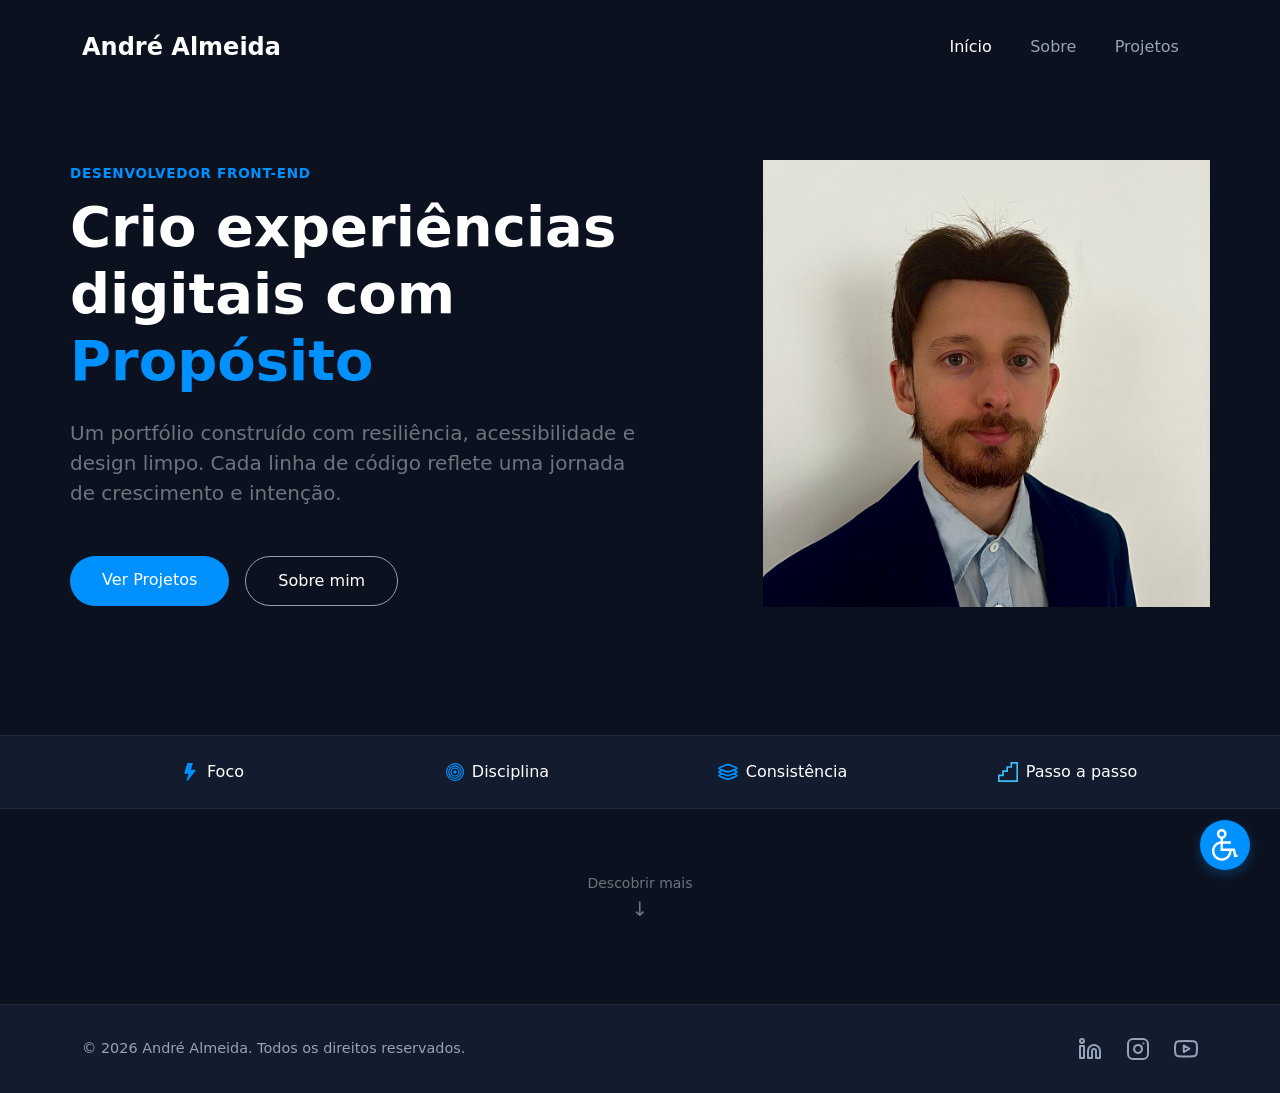
<file: index.html>
<!DOCTYPE html>
<html lang="pt-PT">
<head>
    <meta charset="UTF-8">
    <meta name="viewport" content="width=device-width, initial-scale=1.0">
    <title>André Almeida - Início</title>
    <link href="https://cdn.jsdelivr.net/npm/bootstrap@5.3.3/dist/css/bootstrap.min.css" rel="stylesheet">
    <link rel="stylesheet" href="style.css">
</head>
<body>

    <!-- Navbar -->
    <nav class="navbar navbar-expand-lg navbar-custom fixed-top">
        <div class="container">
            <a class="navbar-brand" href="index.html">André Almeida</a>
            <button class="navbar-toggler navbar-dark" type="button" data-bs-toggle="collapse" data-bs-target="#navbarNav">
                <span class="navbar-toggler-icon"></span>
            </button>
            <div class="collapse navbar-collapse justify-content-end" id="navbarNav">
                <ul class="navbar-nav">
                    <li class="nav-item"><a class="nav-link active" href="index.html">Início</a></li>
                    <li class="nav-item"><a class="nav-link " href="sobre.html">Sobre</a></li>
                    <li class="nav-item"><a class="nav-link " href="projetos.html">Projetos</a></li>
                </ul>
            </div>
        </div>
    </nav>


    <!-- Hero Section -->
    <section class="container hero-section">
        <div class="row align-items-center g-5">
            <div class="col-md-7">
                <span class="subtitle-tag">Desenvolvedor Front-End</span>
                <h1 class="hero-title mt-2 mb-4">Crio experiências digitais com <span class="text-accent">Propósito</span></h1>
                <p class="text-secondary fs-5 mb-5" style="max-width: 580px;">
                    Um portfólio construído com resiliência, acessibilidade e design limpo. Cada linha de código reflete uma jornada de crescimento e intenção.
                </p>
                <div class="d-flex gap-3">
                    <a href="projetos.html" class="btn btn-pill-filled text-decoration-none text-center">Ver Projetos</a>
                    <a href="sobre.html" class="btn btn-pill-outline text-decoration-none text-center">Sobre mim</a>
                </div>
            </div>
            <div class="col-md-5 text-center">
                <img src="imgs/andre-profissional.jpg" alt="André Almeida - Desenvolvedor Front-End Profissional" class="photo-placeholder shadow-sm">
            </div>
        </div>
    </section>

    <!-- Highlights Bar -->
    <div class="highlight-bar mt-5">
        <div class="container">
            <div class="row text-center gy-3">
                <div class="col-6 col-md-3 highlight-item">
                    <svg class="text-accent" xmlns="http://www.w3.org/2000/svg" width="18" height="18" fill="currentColor" viewBox="0 0 16 16">
                        <path d="M5.52.359A.5.5 0 0 1 6 0h4a.5.5 0 0 1 .474.658L8.694 6H12.5a.5.5 0 0 1 .395.807l-7 9a.5.5 0 0 1-.873-.454L6.823 9.5H3.5a.5.5 0 0 1-.48-.641z"/>
                    </svg>
                    <span>Foco</span>
                </div>
                <div class="col-6 col-md-3 highlight-item">
                    <svg class="text-accent" xmlns="http://www.w3.org/2000/svg" width="18" height="18" fill="currentColor" viewBox="0 0 16 16">
                        <path d="M8 15A7 7 0 1 1 8 1a7 7 0 0 1 0 14m0 1A8 8 0 1 0 8 0a8 8 0 0 0 0 16"/>
                        <path d="M8 13A5 5 0 1 1 8 3a5 5 0 0 1 0 10m0 1a6 6 0 1 0 0-12 6 6 0 0 0 0 12"/>
                        <path d="M8 11a3 3 0 1 1 0-6 3 3 0 0 1 0 6m0 1a4 4 0 1 0 0-8 4 4 0 0 0 0 8"/>
                        <path d="M9.5 8a1.5 1.5 0 1 1-3 0 1.5 1.5 0 0 1 3 0"/>
                    </svg>
                    <span>Disciplina</span>
                </div>
                <div class="col-6 col-md-3 highlight-item">
                    <svg class="text-accent" width="20" height="20" viewBox="0 0 44 36" fill="none" xmlns="http://www.w3.org/2000/svg">
    <path d="M7.83266 13.2452C3.86088 11.6565 1.875 10.8621 1.875 9.875C1.875 8.8879 3.86088 8.09354 7.83266 6.50484L13.4496 4.25806C17.4214 2.66936 19.4072 1.875 21.875 1.875C24.3428 1.875 26.3286 2.66936 30.3004 4.25806L35.9174 6.50484C39.8892 8.09354 41.875 8.8879 41.875 9.875C41.875 10.8621 39.8892 11.6565 35.9174 13.2452L30.3004 15.492C26.3286 17.0806 24.3428 17.875 21.875 17.875C19.4072 17.875 17.4214 17.0806 13.4496 15.492L7.83266 13.2452Z" stroke="currentColor" stroke-width="3.75"/>
    <path d="M9.40726 13.875L7.83266 14.5048C3.86088 16.0936 1.875 16.888 1.875 17.875C1.875 18.862 3.86088 19.6564 7.83266 21.2452L13.4496 23.492C17.4214 25.0806 19.4072 25.875 21.875 25.875C24.3428 25.875 26.3286 25.0806 30.3004 23.492L35.9174 21.2452C39.8892 19.6564 41.875 18.862 41.875 17.875C41.875 16.888 39.8892 16.0936 35.9174 14.5048L34.3428 13.875" stroke="currentColor" stroke-width="3.75"/>
    <path d="M9.40726 21.875L7.83266 22.5048C3.86088 24.0936 1.875 24.888 1.875 25.875C1.875 26.862 3.86088 27.6564 7.83266 29.2452L13.4496 31.492C17.4214 33.0806 19.4072 33.875 21.875 33.875C24.3428 33.875 26.3286 33.0806 30.3004 31.492L35.9174 29.2452C39.8892 27.6564 41.875 26.862 41.875 25.875C41.875 24.888 39.8892 24.0936 35.9174 22.5048L34.3428 21.875" stroke="currentColor" stroke-width="3.75"/>
</svg>
                    <span>Consistência</span>
                </div>
                <div class="col-6 col-md-3 highlight-item">
                    <svg class="text-accent" xmlns="http://www.w3.org/2000/svg" width="20" height="20" viewBox="0 0 33 33" fill="none">

<path d="M33 33H0V20.625H6.875V13.75H13.75V6.875H20.625V0H33V33ZM2.75 30.25H30.25V2.75H23.375V9.625H16.5V16.5H9.625V23.375H2.75V30.25Z" fill="#38BDF8"/>

</svg>
                    <span>Passo a passo</span>
                </div>
            </div>
        </div>
    </div>

    <!-- Descobrir mais -->
    <div class="text-center my-5 pt-3">
        <a href="sobre.html" class="text-decoration-none text-secondary small d-block">
            Descobrir mais <br>
            <span class="fs-5">↓</span>
        </a>
    </div>


    <!-- Floating Accessibility Widget -->
    <div class="accessibility-widget" title="Acessibilidade">
    <svg width="26" height="32" viewBox="0 0 40 49" fill="none" xmlns="http://www.w3.org/2000/svg">
        <path fill-rule="evenodd" clip-rule="evenodd" d="M18.75 7.5C18.75 9.57108 17.071 11.25 15 11.25C12.9289 11.25 11.25 9.57108 11.25 7.5C11.25 5.42893 12.9289 3.75 15 3.75C17.071 3.75 18.75 5.42893 18.75 7.5ZM22.5 7.5C22.5 10.9947 20.1098 13.9311 16.875 14.7637V18.75H29.0625V22.5H16.875V30H35.2873L37.1623 39.375H39.375V43.125H34.0877L32.2127 33.75H30C30 42.0342 23.2843 48.75 15 48.75C6.71572 48.75 0 42.0342 0 33.75C0 26.1007 5.72568 19.7887 13.125 18.8661V14.7637C9.8902 13.9311 7.5 10.9947 7.5 7.5C7.5 3.35788 10.8579 0 15 0C19.1423 0 22.5 3.35788 22.5 7.5ZM13.125 33.75H26.25C26.25 39.9632 21.2132 45 15 45C8.7868 45 3.75 39.9632 3.75 33.75C3.75 28.1758 7.80428 23.5482 13.125 22.6555V33.75Z" fill="currentColor"/>
    </svg>
</div>

    <div class="accessibility-modal" id="accessibilityModal">
    <div class="accessibility-modal-content">
        <div class="d-flex justify-content-between align-items-center mb-4">
            <h3 class="m-0 h4 text-white">Acessibilidade</h3>
            <button class="close-modal-btn" id="closeAccessibility" aria-label="Fechar painel">&times;</button>
        </div>
        
        <div class="mb-4">
            <label class="d-block mb-2 ">Tamanho da fonte: <span id="fontSizeDisplay" class="text-white fw-bold">100%</span></label>
            <div class="d-flex align-items-center gap-3">
                <button class="btn-zoom" id="decreaseFont" aria-label="Diminuir fonte">&minus;</button>
                <input type="range" class="font-slider" id="fontSlider" min="75" max="150" step="5" value="100">
                <button class="btn-zoom" id="increaseFont" aria-label="Aumentar fonte">&plus;</button>
            </div>
        </div>
        
        <button class="btn-reset-accessibility w-100" id="resetAccessibility">Repor Predefinição</button>
    </div>
</div>

    <footer class="custom-footer">
    <div class="container d-flex flex-column flex-md-row justify-content-between align-items-center gap-3">
        <p class="m-0 text-muted-footer">&copy; 2026 André Almeida. Todos os direitos reservados.</p>
        
        <div class="d-flex gap-4 footer-social-links">
            <a href="https://www.linkedin.com/in/andré-almeida-8872b8412/" target="_blank" rel="noopener noreferrer" aria-label="LinkedIn">
                <svg xmlns="http://www.w3.org/2000/svg" width="24" height="24" viewBox="0 0 24 24" fill="none" stroke="currentColor" stroke-width="2" stroke-linecap="round" stroke-linejoin="round"><path d="M16 8a6 6 0 0 1 6 6v7h-4v-7a2 2 0 0 0-2-2 2 2 0 0 0-2 2v7h-4v-7a6 6 0 0 1 6-6z"></path><rect x="2" y="9" width="4" height="12"></rect><circle cx="4" cy="4" r="2"></circle></svg>
            </a>

            <a href="https://www.instagram.com/_andre_almeida_17/" target="_blank" rel="noopener noreferrer" aria-label="Instagram">
                <svg xmlns="http://www.w3.org/2000/svg" width="24" height="24" viewBox="0 0 24 24" fill="none" stroke="currentColor" stroke-width="2" stroke-linecap="round" stroke-linejoin="round"><rect x="2" y="2" width="20" height="20" rx="5" ry="5"></rect><path d="M16 11.37A4 4 0 1 1 12.63 8 4 4 0 0 1 16 11.37z"></path><line x1="17.5" y1="6.5" x2="17.51" y2="6.5"></line></svg>
            </a>

            <a href="https://www.youtube.com/@UAprojetos-pk5ny" target="_blank" rel="noopener noreferrer" aria-label="YouTube">
                <svg xmlns="http://www.w3.org/2000/svg" width="24" height="24" viewBox="0 0 24 24" fill="none" stroke="currentColor" stroke-width="2" stroke-linecap="round" stroke-linejoin="round"><path d="M22.54 6.42a2.78 2.78 0 0 0-1.94-2C18.88 4 12 4 12 4s-6.88 0-8.6.46a2.78 2.78 0 0 0-1.94 2A29 29 0 0 0 1 11.75a29 29 0 0 0 .46 5.33A2.78 2.78 0 0 0 3.4 19c1.72.46 8.6.46 8.6.46s6.88 0 8.6-.46a2.78 2.78 0 0 0 1.94-2 29 29 0 0 0 .46-5.25 29 29 0 0 0-.46-5.33z"></path><polygon points="9.75 15.02 15.5 11.75 9.75 8.48 9.75 15.02"></polygon></svg>
            </a>
        </div>
    </div>
</footer>

    <script src="https://cdn.jsdelivr.net/npm/bootstrap@5.3.3/dist/js/bootstrap.bundle.min.js"></script>
    <script src="accessibility.js"></script>
</body>
</html>
</file>
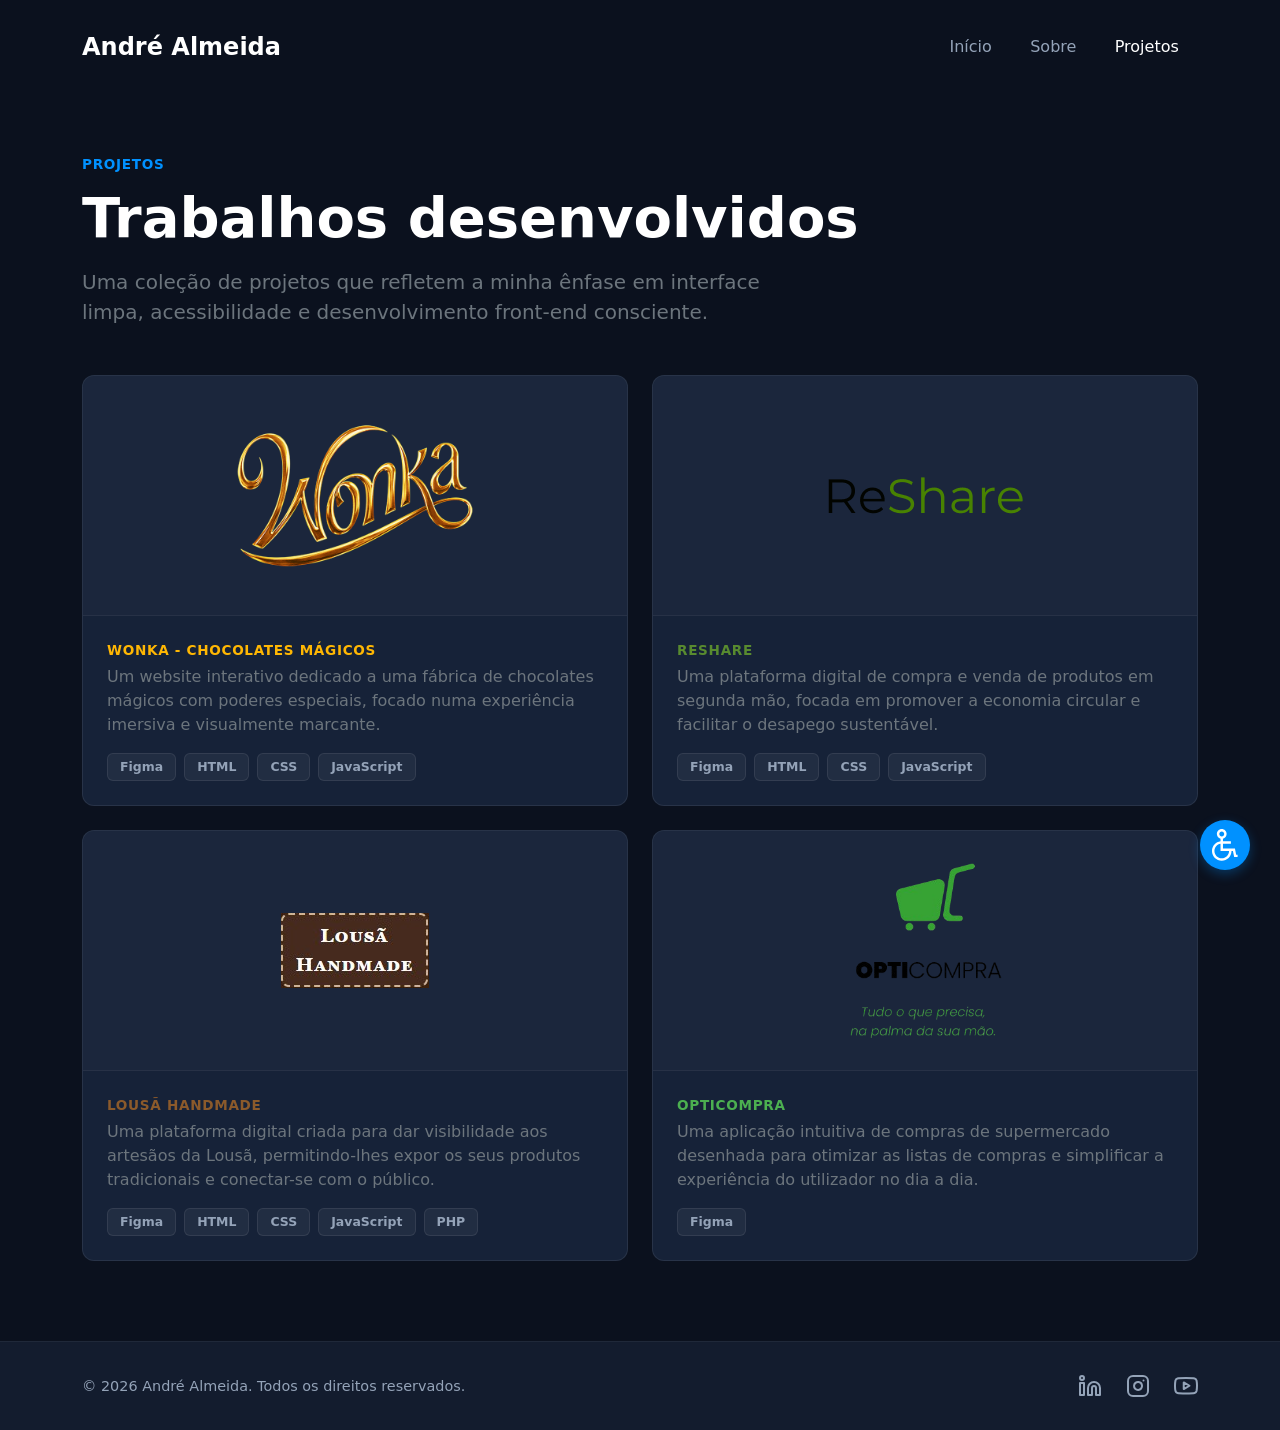
<file: projetos.html>
<!DOCTYPE html>
<html lang="pt-PT">
<head>
    <meta charset="UTF-8">
    <meta name="viewport" content="width=device-width, initial-scale=1.0">
    <title>André Almeida - Projetos</title>
    <link href="https://cdn.jsdelivr.net/npm/bootstrap@5.3.3/dist/css/bootstrap.min.css" rel="stylesheet">
    <link rel="stylesheet" href="style.css">
</head>
<body>

    <nav class="navbar navbar-expand-lg navbar-custom fixed-top">
        <div class="container">
            <a class="navbar-brand" href="index.html">André Almeida</a>
            <button class="navbar-toggler navbar-dark" type="button" data-bs-toggle="collapse" data-bs-target="#navbarNav">
                <span class="navbar-toggler-icon"></span>
            </button>
            <div class="collapse navbar-collapse justify-content-end" id="navbarNav">
                <ul class="navbar-nav">
                    <li class="nav-item"><a class="nav-link " href="index.html">Início</a></li>
                    <li class="nav-item"><a class="nav-link " href="sobre.html">Sobre</a></li>
                    <li class="nav-item"><a class="nav-link active" href="projetos.html">Projetos</a></li>
                </ul>
            </div>
        </div>
    </nav>


    <section class="container my-5 pt-4">
        <span class="subtitle-tag">Projetos</span>
        <h1 class="display-4 fw-bold mt-2 mb-3">Trabalhos desenvolvidos</h1>
        <p class="text-secondary fs-5 mb-5" style="max-width: 700px;">
            Uma coleção de projetos que refletem a minha ênfase em interface limpa, acessibilidade e desenvolvimento front-end consciente.
        </p>

        <div class="row g-4">
            
            <div class="col-md-6">
                <a href="https://mrnandinho.github.io/Willy-Wonka/" target="_blank" rel="noopener noreferrer" class="text-decoration-none d-block h-100">
                    <div class="project-card" style="--project-color: #ffb703;">
                        <div class="project-image-container">
                            <img src="imgs/wonka.png" alt="Logótipo dourado do projeto Wonka - Chocolates Mágicos" class="img-fluid project-img">
                        </div>
                        <div class="project-body">
                            <span class="subtitle-tag small d-block mb-1" style="color: var(--project-color) !important;">Wonka - Chocolates Mágicos</span>
                            <p class="text-secondary mb-3">Um website interativo dedicado a uma fábrica de chocolates mágicos com poderes especiais, focado numa experiência imersiva e visualmente marcante.</p>
                            
                            <div class="d-flex flex-wrap gap-2">
                                <span class="project-tag">Figma</span>
                                <span class="project-tag">HTML</span>
                                <span class="project-tag">CSS</span>
                                <span class="project-tag">JavaScript</span>
                            </div>
                        </div>
                    </div>
                </a>
            </div>

            <div class="col-md-6">
                <a href="https://mrnandinho.github.io/ReShare/" target="_blank" rel="noopener noreferrer" class="text-decoration-none d-block h-100">
                    <div class="project-card" style="--project-color: #588b2f;">
                        <div class="project-image-container">
                            <img src="imgs/ReShare.png" alt="Logótipo do projeto ReShare" class="img-fluid project-img">
                        </div>
                        <div class="project-body">
                            <span class="subtitle-tag small d-block mb-1" style="color: var(--project-color) !important;">ReShare</span>
                            <p class="text-secondary mb-3">Uma plataforma digital de compra e venda de produtos em segunda mão, focada em promover a economia circular e facilitar o desapego sustentável.</p>
                            
                            <div class="d-flex flex-wrap gap-2">
                                <span class="project-tag">Figma</span>
                                <span class="project-tag">HTML</span>
                                <span class="project-tag">CSS</span>
                                <span class="project-tag">JavaScript</span>
                            </div>
                        </div>
                    </div>
                </a>
            </div>

            <div class="col-md-6">
                <a href="https://github.com/Tiagos121/Lousa_HandMade.git" target="_blank" rel="noopener noreferrer" class="text-decoration-none d-block h-100">
                    <div class="project-card" style="--project-color: #8b5a2b;">
                        <div class="project-image-container">
                            <img src="imgs/Logo.jpg" alt="Logótipo Lousã Handmade com fundo castanho e borda tracejada" class="img-fluid project-img">
                        </div>
                        <div class="project-body">
                            <span class="subtitle-tag small d-block mb-1" style="color: var(--project-color) !important;">Lousã Handmade</span>
                            <p class="text-secondary mb-3">Uma plataforma digital criada para dar visibilidade aos artesãos da Lousã, permitindo-lhes expor os seus produtos tradicionais e conectar-se com o público.</p>
                            
                            <div class="d-flex flex-wrap gap-2">
                                <span class="project-tag">Figma</span>
                                <span class="project-tag">HTML</span>
                                <span class="project-tag">CSS</span>
                                <span class="project-tag">JavaScript</span>
                                <span class="project-tag">PHP</span>
                            </div>
                        </div>
                    </div>
                </a>
            </div>

            <div class="col-md-6">
                <a href="https://www.figma.com/design/0Ju4BWpJG0lXPNcVeQrZLE/Pages?node-id=0-1&t=gzEv1lALtJOMSr1z-1" target="_blank" rel="noopener noreferrer" class="text-decoration-none d-block h-100">
                    <div class="project-card" style="--project-color: #4caf50;">
                        <div class="project-image-container">
                            <img src="imgs/opticompra.png" alt="Logótipo OptiCompra com um carrinho de compras verde" class="img-fluid project-img">
                        </div>
                        <div class="project-body">
                            <span class="subtitle-tag small d-block mb-1" style="color: var(--project-color) !important;">OptiCompra</span>
                            <p class="text-secondary mb-3">Uma aplicação intuitiva de compras de supermercado desenhada para otimizar as listas de compras e simplificar a experiência do utilizador no dia a dia.</p>
                            <div class="d-flex flex-wrap gap-2">
                                <span class="project-tag">Figma</span>
                            </div>
                        </div>
                    </div>
                </a>
            </div>

        </div>
    </section>


    <div class="accessibility-widget" title="Acessibilidade">
        <svg width="26" height="32" viewBox="0 0 40 49" fill="none" xmlns="http://www.w3.org/2000/svg">
            <path fill-rule="evenodd" clip-rule="evenodd" d="M18.75 7.5C18.75 9.57108 17.071 11.25 15 11.25C12.9289 11.25 11.25 9.57108 11.25 7.5C11.25 5.42893 12.9289 3.75 15 3.75C17.071 3.75 18.75 5.42893 18.75 7.5ZM22.5 7.5C22.5 10.9947 20.1098 13.9311 16.875 14.7637V18.75H29.0625V22.5H16.875V30H35.2873L37.1623 39.375H39.375V43.125H34.0877L32.2127 33.75H30C30 42.0342 23.2843 48.75 15 48.75C6.71572 48.75 0 42.0342 0 33.75C0 26.1007 5.72568 19.7887 13.125 18.8661V14.7637C9.8902 13.9311 7.5 10.9947 7.5 7.5C7.5 3.35788 10.8579 0 15 0C19.1423 0 22.5 3.35788 22.5 7.5ZM13.125 33.75H26.25C26.25 39.9632 21.2132 45 15 45C8.7868 45 3.75 39.9632 3.75 33.75C3.75 28.1758 7.80428 23.5482 13.125 22.6555V33.75Z" fill="currentColor"/>
        </svg>
    </div>

    <div class="accessibility-modal" id="accessibilityModal">
        <div class="accessibility-modal-content">
            <div class="d-flex justify-content-between align-items-center mb-4">
                <h3 class="m-0 h4 text-white">Acessibilidade</h3>
                <button class="close-modal-btn" id="closeAccessibility" aria-label="Fechar painel">&times;</button>
            </div>
            
            <div class="mb-4">
                <label class="d-block mb-2">Tamanho da fonte: <span id="fontSizeDisplay" class="text-white fw-bold">100%</span></label>
                <div class="d-flex align-items-center gap-3">
                    <button class="btn-zoom" id="decreaseFont" aria-label="Diminuir fonte">&minus;</button>
                    <input type="range" class="font-slider" id="fontSlider" min="75" max="150" step="5" value="100">
                    <button class="btn-zoom" id="increaseFont" aria-label="Aumentar fonte">&plus;</button>
                </div>
            </div>
            
            <button class="btn-reset-accessibility w-100" id="resetAccessibility">Repor Predefinição</button>
        </div>
    </div>

    <footer class="custom-footer">
        <div class="container d-flex flex-column flex-md-row justify-content-between align-items-center gap-3">
            <p class="m-0 text-muted-footer">&copy; 2026 André Almeida. Todos os direitos reservados.</p>
            
            <div class="d-flex gap-4 footer-social-links">
                <a href="https://www.linkedin.com/in/andré-almeida-8872b8412/" target="_blank" rel="noopener noreferrer" aria-label="LinkedIn">
                    <svg xmlns="http://www.w3.org/2000/svg" width="24" height="24" viewBox="0 0 24 24" fill="none" stroke="currentColor" stroke-width="2" stroke-linecap="round" stroke-linejoin="round"><path d="M16 8a6 6 0 0 1 6 6v7h-4v-7a2 2 0 0 0-2-2 2 2 0 0 0-2 2v7h-4v-7a6 6 0 0 1 6-6z"></path><rect x="2" y="9" width="4" height="12"></rect><circle cx="4" cy="4" r="2"></circle></svg>
                </a>

                <a href="https://www.instagram.com/_andre_almeida_17/" target="_blank" rel="noopener noreferrer" aria-label="Instagram">
                    <svg xmlns="http://www.w3.org/2000/svg" width="24" height="24" viewBox="0 0 24 24" fill="none" stroke="currentColor" stroke-width="2" stroke-linecap="round" stroke-linejoin="round"><rect x="2" y="2" width="20" height="20" rx="5" ry="5"></rect><path d="M16 11.37A4 4 0 1 1 12.63 8 4 4 0 0 1 16 11.37z"></path><line x1="17.5" y1="6.5" x2="17.51" y2="6.5"></line></svg>
                </a>

                <a href="https://www.youtube.com/@UAprojetos-pk5ny" target="_blank" rel="noopener noreferrer" aria-label="YouTube">
                    <svg xmlns="http://www.w3.org/2000/svg" width="24" height="24" viewBox="0 0 24 24" fill="none" stroke="currentColor" stroke-width="2" stroke-linecap="round" stroke-linejoin="round"><path d="M22.54 6.42a2.78 2.78 0 0 0-1.94-2C18.88 4 12 4 12 4s-6.88 0-8.6.46a2.78 2.78 0 0 0-1.94 2A29 29 0 0 0 1 11.75a29 29 0 0 0 .46 5.33A2.78 2.78 0 0 0 3.4 19c1.72.46 8.6.46 8.6.46s6.88 0 8.6-.46a2.78 2.78 0 0 0 1.94-2 29 29 0 0 0 .46-5.25 29 29 0 0 0-.46-5.33z"></path><polygon points="9.75 15.02 15.5 11.75 9.75 8.48 9.75 15.02"></polygon></svg>
                </a>
            </div>
        </div>
    </footer>

    <script src="https://cdn.jsdelivr.net/npm/bootstrap@5.3.3/dist/js/bootstrap.bundle.min.js"></script>
    <script src="accessibility.js"></script>
</body>
</html>
</file>
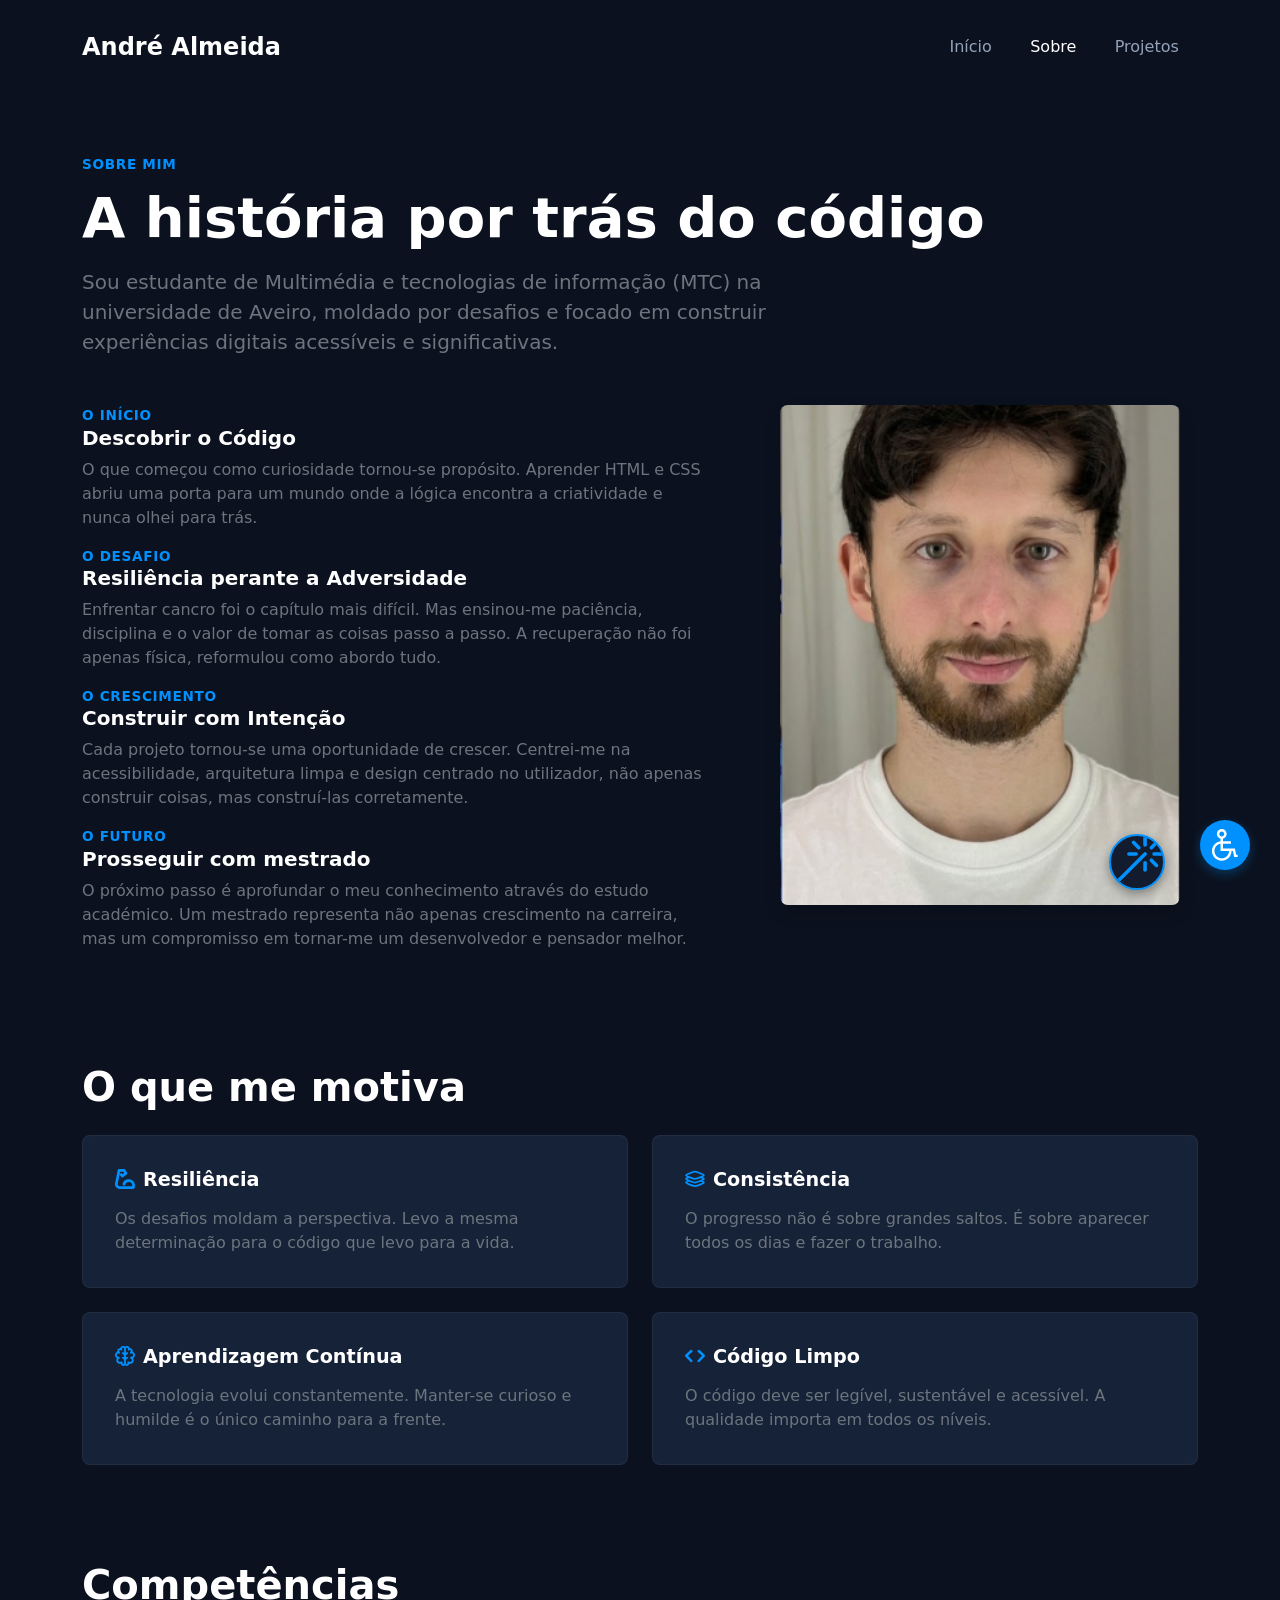
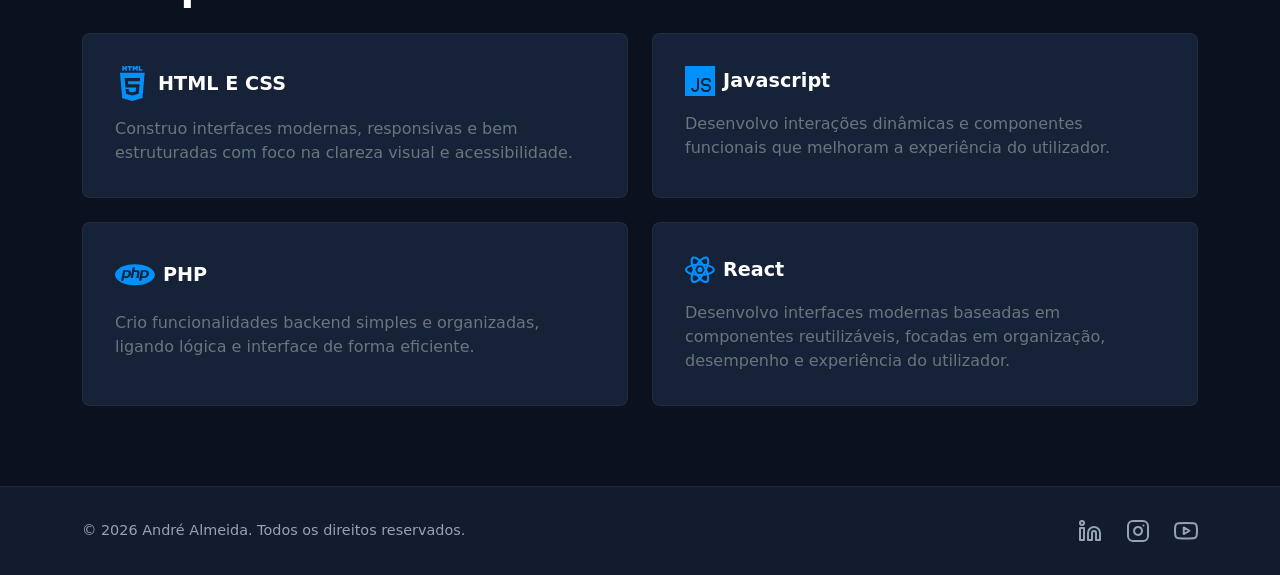
<file: sobre.html>
<!DOCTYPE html>
<html lang="pt-PT">
<head>
    <meta charset="UTF-8">
    <meta name="viewport" content="width=device-width, initial-scale=1.0">
    <title>André Almeida - Sobre mim</title>
    <link href="https://cdn.jsdelivr.net/npm/bootstrap@5.3.3/dist/css/bootstrap.min.css" rel="stylesheet">
    <link rel="stylesheet" href="style.css">
</head>
<body>

    <nav class="navbar navbar-expand-lg navbar-custom fixed-top">
        <div class="container">
            <a class="navbar-brand" href="index.html">André Almeida</a>
            <button class="navbar-toggler navbar-dark" type="button" data-bs-toggle="collapse" data-bs-target="#navbarNav">
                <span class="navbar-toggler-icon"></span>
            </button>
            <div class="collapse navbar-collapse justify-content-end" id="navbarNav">
                <ul class="navbar-nav">
                    <li class="nav-item"><a class="nav-link" href="index.html">Início</a></li>
                    <li class="nav-item"><a class="nav-link active" href="sobre.html">Sobre</a></li>
                    <li class="nav-item"><a class="nav-link" href="projetos.html">Projetos</a></li>
                </ul>
            </div>
        </div>
    </nav>

    <section class="container my-5 pt-4">
        <span class="subtitle-tag">Sobre mim</span>
        <h1 class="display-4 fw-bold mt-2 mb-3">A história por trás do código</h1>
        <p class="text-secondary fs-5 mb-5" style="max-width: 700px;">
            Sou estudante de Multimédia e tecnologias de informação (MTC) na universidade de Aveiro, moldado por desafios e focado em construir experiências digitais acessíveis e significativas.
        </p>

        <div class="row g-5 align-items-start">
            
            <div class="col-lg-7">
                <div class="timeline-container">
                    <div class="timeline-line"></div>
                    
                    <div class="timeline-item">
                        <div class="timeline-dot"></div>
                        <span class="subtitle-tag d-block small">O início</span>
                        <h3 class="h5 fw-bold text-white mb-2">Descobrir o Código</h3>
                        <p class="text-secondary">
                            O que começou como curiosidade tornou-se propósito. Aprender HTML e CSS abriu uma porta para um mundo onde a lógica encontra a criatividade e nunca olhei para trás.
                        </p>
                    </div>

                    <div class="timeline-item">
                        <div class="timeline-dot"></div>
                        <span class="subtitle-tag d-block small">O desafio</span>
                        <h3 class="h5 fw-bold text-white mb-2">Resiliência perante a Adversidade</h3>
                        <p class="text-secondary">
                            Enfrentar cancro foi o capítulo mais difícil. Mas ensinou-me paciência, disciplina e o valor de tomar as coisas passo a passo. A recuperação não foi apenas física, reformulou como abordo tudo.
                        </p>
                    </div>

                    <div class="timeline-item">
                        <div class="timeline-dot"></div>
                        <span class="subtitle-tag d-block small">O crescimento</span>
                        <h3 class="h5 fw-bold text-white mb-2">Construir com Intenção</h3>
                        <p class="text-secondary">
                            Cada projeto tornou-se uma oportunidade de crescer. Centrei-me na acessibilidade, arquitetura limpa e design centrado no utilizador, não apenas construir coisas, mas construí-las corretamente.
                        </p>
                    </div>

                    <div class="timeline-item mb-0 pb-0">
                        <div class="timeline-dot"></div>
                        <span class="subtitle-tag d-block small">O futuro</span>
                        <h3 class="h5 fw-bold text-white mb-2">Prosseguir com mestrado</h3>
                        <p class="text-secondary">
                            O próximo passo é aprofundar o meu conhecimento através do estudo académico. Um mestrado representa não apenas crescimento na carreira, mas um compromisso em tornar-me um desenvolvedor e pensador melhor.
                        </p>
                    </div>
                </div>
            </div>

            <div class="col-lg-5 sticky-lg-top" style="top: 100px; z-index: 10;">
                <div class="photo-hover-container shadow mx-auto">
                    <img src="imgs/andre-passado.jpg" alt="André Almeida durante a recuperação do cancro" class="photo-over">
                    
                    <img src="imgs/andre-atual.jpg" alt="André Almeida - Desenvolvedor Front-End" class="photo-main">
                    
                    <svg class="photo-icon text-accent" width="20" height="20" viewBox="0 0 29 29" fill="none" xmlns="http://www.w3.org/2000/svg">
                        <path d="M19 1V5" stroke="currentColor" stroke-width="2" stroke-miterlimit="10" stroke-linecap="round" stroke-linejoin="round"/>
                        <path d="M12.6 3.59998L15.5 6.49998" stroke="currentColor" stroke-width="2" stroke-miterlimit="10" stroke-linecap="round" stroke-linejoin="round"/>
                        <path d="M10 10H14" stroke="currentColor" stroke-width="2" stroke-miterlimit="10" stroke-linecap="round" stroke-linejoin="round"/>
                        <path d="M1 28L19 10" stroke="currentColor" stroke-width="2" stroke-miterlimit="10" stroke-linecap="round" stroke-linejoin="round"/>
                        <path d="M19 19V15" stroke="currentColor" stroke-width="2" stroke-miterlimit="10" stroke-linecap="round" stroke-linejoin="round"/>
                        <path d="M25.4 16.4L22.5 13.5" stroke="currentColor" stroke-width="2" stroke-miterlimit="10" stroke-linecap="round" stroke-linejoin="round"/>
                        <path d="M28 10H24" stroke="currentColor" stroke-width="2" stroke-miterlimit="10" stroke-linecap="round" stroke-linejoin="round"/>
                        <path d="M25.4 3.59998L22.5 6.49998" stroke="currentColor" stroke-width="2" stroke-miterlimit="10" stroke-linecap="round" stroke-linejoin="round"/>
                    </svg>
                </div>
            </div>

        </div>
    </section>

    <section class="container my-5 pt-5">
        <h2 class="display-6 fw-bold mb-4">O que me motiva</h2>
        <div class="row g-4">
            <div class="col-md-6">
                <div class="custom-card">
                    <div class="d-flex align-items-center gap-2 mb-3">
                        <svg class="text-accent" xmlns="http://www.w3.org/2000/svg" width="20" height="20" viewBox="0 0 37 37" fill="none">
                            <path d="M16.5051 28.1C17.658 23.9 21.689 20.9 26.3322 21.396C30.7528 21.868 34.267 25.62 34.4896 30.084C34.5453 31.26 34.3862 32.388 34.0444 33.436C33.8376 34.076 33.2175 34.5 32.5417 34.5H8.8632C4.8494 34.5 1.839 30.8051 2.62617 26.8449L7.4651 2.5H17.0059L20.1862 8.1L13.3725 13.004L11.4404 10.5" stroke="currentColor" stroke-width="5" stroke-miterlimit="2" stroke-linecap="round" stroke-linejoin="round"/>
                        </svg>
                        <h4 class="m-0">Resiliência</h4>
                    </div>
                    <p class="text-secondary mb-0">Os desafios moldam a perspectiva. Levo a mesma determinação para o código que levo para a vida.</p>
                </div>
            </div>
            <div class="col-md-6">
                <div class="custom-card">
                    <div class="d-flex align-items-center gap-2 mb-3">
                        <svg class="text-accent" width="20" height="20" viewBox="0 0 44 36" fill="none" xmlns="http://www.w3.org/2000/svg">
                            <path d="M7.83266 13.2452C3.86088 11.6565 1.875 10.8621 1.875 9.875C1.875 8.8879 3.86088 8.09354 7.83266 6.50484L13.4496 4.25806C17.4214 2.66936 19.4072 1.875 21.875 1.875C24.3428 1.875 26.3286 2.66936 30.3004 4.25806L35.9174 6.50484C39.8892 8.09354 41.875 8.8879 41.875 9.875C41.875 10.8621 39.8892 11.6565 35.9174 13.2452L30.3004 15.492C26.3286 17.0806 24.3428 17.875 21.875 17.875C19.4072 17.875 17.4214 17.0806 13.4496 15.492L7.83266 13.2452Z" stroke="currentColor" stroke-width="3.75"/>
                            <path d="M9.40726 13.875L7.83266 14.5048C3.86088 16.0936 1.875 16.888 1.875 17.875C1.875 18.862 3.86088 19.6564 7.83266 21.2452L13.4496 23.492C17.4214 25.0806 19.4072 25.875 21.875 25.875C24.3428 25.875 26.3286 25.0806 30.3004 23.492L35.9174 21.2452C39.8892 19.6564 41.875 18.862 41.875 17.875C41.875 16.888 39.8892 16.0936 35.9174 14.5048L34.3428 13.875" stroke="currentColor" stroke-width="3.75"/>
                            <path d="M9.40726 21.875L7.83266 22.5048C3.86088 24.0936 1.875 24.888 1.875 25.875C1.875 26.862 3.86088 27.6564 7.83266 29.2452L13.4496 31.492C17.4214 33.0806 19.4072 33.875 21.875 33.875C24.3428 33.875 26.3286 33.0806 30.3004 31.492L35.9174 29.2452C39.8892 27.6564 41.875 26.862 41.875 25.875C41.875 24.888 39.8892 24.0936 35.9174 22.5048L34.3428 21.875" stroke="currentColor" stroke-width="3.75"/>
                        </svg>
                        <h4 class="m-0">Consistência</h4>
                    </div>
                    <p class="text-secondary mb-0">O progresso não é sobre grandes saltos. É sobre aparecer todos os dias e fazer o trabalho.</p>
                </div>
            </div>
            <div class="col-md-6">
                <div class="custom-card">
                    <div class="d-flex align-items-center gap-2 mb-3">
                        <svg class="text-accent" xmlns="http://www.w3.org/2000/svg" width="20" height="20" viewBox="0 0 37 37" fill="none">
                            <path fill-rule="evenodd" clip-rule="evenodd" d="M18.0099 0.894964C16.7822 0.095461 15.2675 -0.138959 13.9129 0.0751277C12.5599 0.288988 11.1391 0.992946 10.3027 2.34521C9.97856 2.8692 9.77176 3.44178 9.68038 4.04927C8.36388 3.9611 7.03144 4.36035 6.03011 5.19546C5.01611 6.04111 4.36837 7.30636 4.36837 8.84105C4.36837 9.34442 4.43749 9.86076 4.57468 10.3878C4.07501 10.4936 3.59399 10.6782 3.14385 10.9323C1.6573 11.7715 0.612819 13.2975 0.200353 14.9487C-0.219696 16.6302 -0.0182934 18.5785 1.17815 20.2476C1.78424 21.0932 2.60519 21.8117 3.63659 22.3766C3.38134 22.7182 3.16567 23.0865 2.99046 23.4723C2.27464 25.0482 2.22074 26.9155 2.76758 28.5573C3.32218 30.2225 4.5368 31.7647 6.45186 32.5018C7.69992 32.9823 9.1258 33.0755 10.6888 32.7533C10.7602 33.5513 10.978 34.2765 11.352 34.9107C12.1528 36.2686 13.4942 36.9089 14.8091 36.9911C16.0652 37.0696 17.4502 36.6266 18.5 35.7316C19.5498 36.6266 20.9348 37.0696 22.1909 36.9911C23.5058 36.9089 24.8472 36.2686 25.6481 34.9107C26.0219 34.2765 26.2397 33.5513 26.3112 32.7533C27.8741 33.0755 29.3001 32.9823 30.5482 32.5018C32.4631 31.7647 33.6777 30.2225 34.2324 28.5573C34.7793 26.9155 34.7253 25.0482 34.0096 23.4723C33.8343 23.0865 33.6187 22.7182 33.3634 22.3766C34.3949 21.8117 35.2158 21.0932 35.8219 20.2476C37.0183 18.5785 37.2196 16.6302 36.7997 14.9487C36.3871 13.2975 35.3427 11.7715 33.8562 10.9323C33.4059 10.6782 32.9249 10.4936 32.4253 10.3878C32.5625 9.86076 32.6316 9.34442 32.6316 8.84105C32.6316 7.30636 31.984 6.04111 30.9698 5.19546C29.9685 4.36035 28.6361 3.9611 27.3196 4.04927C27.2283 3.44178 27.0214 2.8692 26.6973 2.34521C25.8608 0.992946 24.4402 0.288988 23.087 0.0751277C21.7325 -0.138959 20.2178 0.095461 18.9901 0.894964C18.4766 1.22936 18.5234 1.22936 18.0099 0.894964ZM20.1874 32.0417V27.7984C20.1894 26.9922 20.3724 25.8087 20.8443 24.8906C21.2873 24.0285 21.8546 23.5905 22.7183 23.5905C23.6502 23.5905 24.4057 22.8346 24.4057 21.9018C24.4057 20.9693 23.6502 20.2131 22.7183 20.2131C21.7294 20.2131 20.8909 20.4509 20.1874 20.8367V19.355C20.1894 18.5488 20.3724 17.3655 20.8443 16.4472C21.2873 15.5851 21.8546 15.1471 22.7183 15.1471C23.6502 15.1471 24.4057 14.3911 24.4057 13.4585C24.4057 12.5259 23.6502 11.7698 22.7183 11.7698C21.7294 11.7698 20.8909 12.0075 20.1874 12.3934V5.00395C20.1902 4.33662 20.4628 3.96538 20.8308 3.7257C21.2642 3.44346 21.9114 3.30853 22.5606 3.41113C23.2113 3.51398 23.6361 3.81275 23.8278 4.12285C23.9832 4.37404 24.1721 4.93261 23.6985 6.03864C23.3798 6.78267 23.6336 7.64834 24.3034 8.10216C24.9733 8.55598 25.8706 8.4703 26.4426 7.89789C27.061 7.2791 28.181 7.266 28.8094 7.79C29.061 7.99977 29.2569 8.31767 29.2569 8.84105C29.2569 9.40847 29.0194 10.337 28.0948 11.6327C27.6213 12.296 27.6889 13.2032 28.2556 13.7889C28.8222 14.3745 29.726 14.4715 30.4037 14.0193C31.1306 13.5343 31.7134 13.6003 32.1981 13.8739C32.768 14.1956 33.3054 14.886 33.5257 15.7679C33.7384 16.6194 33.6234 17.5205 33.0797 18.279C32.5375 19.0355 31.4105 19.8658 29.1905 20.2361C28.3694 20.373 27.7709 21.0887 27.7806 21.9215C27.7902 22.7543 28.4052 23.4558 29.2292 23.5735C30.0729 23.6941 30.6209 24.1731 30.9374 24.8697C31.2761 25.6158 31.3277 26.5981 31.0309 27.4893C30.7418 28.3571 30.1636 29.0314 29.3366 29.3496C28.5065 29.6691 27.1444 29.7361 25.104 28.8079C24.5143 28.5396 23.8235 28.633 23.3258 29.0477C22.8282 29.4626 22.6117 30.1259 22.7688 30.7547C22.9772 31.5891 23.3214 33.5365 21.9804 33.6204C21.0537 33.6782 20.1922 32.9729 20.1874 32.0417ZM16.8126 5.00395C16.8098 4.33662 16.5371 3.96538 16.1692 3.7257C15.7358 3.44346 15.0885 3.30853 14.4394 3.41113C13.7887 3.51398 13.3639 3.81275 13.1721 4.12285C13.0167 4.37404 12.8279 4.93261 13.3015 6.03864C13.6201 6.78267 13.3664 7.64834 12.6966 8.10216C12.0268 8.55598 11.1294 8.4703 10.5574 7.89789C9.93912 7.2791 8.81886 7.266 8.19055 7.79C7.93904 7.99977 7.74309 8.31767 7.74309 8.84105C7.74309 9.40847 7.98048 10.337 8.90524 11.6327C9.37871 12.296 9.31103 13.2032 8.74439 13.7889C8.17777 14.3745 7.27395 14.4715 6.59619 14.0193C5.86932 13.5343 5.28663 13.6003 4.80193 13.8739C4.23202 14.1956 3.6946 14.886 3.47431 15.7679C3.2616 16.6194 3.37658 17.5205 3.92023 18.279C4.46257 19.0355 5.5895 19.8658 7.80957 20.2361C8.63052 20.373 9.22909 21.0887 9.21942 21.9215C9.20975 22.7543 8.59471 23.4558 7.77081 23.5735C6.92707 23.6941 6.37913 24.1731 6.06268 24.8697C5.72388 25.6158 5.67232 26.5981 5.96914 27.4893C6.25821 28.3571 6.8364 29.0314 7.6633 29.3496C8.49353 29.6691 9.85571 29.7361 11.896 28.8079C12.4856 28.5396 13.1766 28.633 13.6742 29.0477C14.1719 29.4626 14.3883 30.1259 14.2312 30.7547C14.0228 31.5891 13.6786 33.5365 15.0196 33.6204C15.9463 33.6782 16.8078 32.9729 16.8126 32.0417V32.0339V27.7991C16.8106 26.9929 16.6278 25.809 16.1557 24.8906C15.7127 24.0285 15.1454 23.5905 14.2816 23.5905C13.3497 23.5905 12.5942 22.8346 12.5942 21.9018C12.5942 20.9693 13.3497 20.2131 14.2816 20.2131C15.2706 20.2131 16.1091 20.4509 16.8126 20.8367V19.3557C16.8106 18.5495 16.6278 17.3656 16.1557 16.4472C15.7127 15.5851 15.1454 15.1471 14.2816 15.1471C13.3497 15.1471 12.5942 14.3911 12.5942 13.4585C12.5942 12.5259 13.3497 11.7698 14.2816 11.7698C15.2706 11.7698 16.1091 12.0075 16.8126 12.3934V5.00395Z" fill="currentColor"/>
                        </svg>
                        <h4 class="m-0">Aprendizagem Contínua</h4>
                    </div>
                    <p class="text-secondary mb-0">A tecnologia evolui constantemente. Manter-se curioso e humilde é o único caminho para a frente.</p>
                </div>
            </div>
            <div class="col-md-6">
                <div class="custom-card">
                    <div class="d-flex align-items-center gap-2 mb-3">
                        <svg class="text-accent" width="20" height="20" viewBox="0 0 40 25" fill="none" xmlns="http://www.w3.org/2000/svg">
                            <path d="M12.5 2.5L2.5 11.7307L12.5 22.5M27.5 2.5L37.5 11.7307L27.5 22.5" stroke="currentColor" stroke-width="5" stroke-linecap="round" stroke-linejoin="round"/>
                        </svg>
                        <h4 class="m-0">Código Limpo</h4>
                    </div>
                    <p class="text-secondary mb-0">O código deve ser legível, sustentável e acessível. A qualidade importa em todos os níveis.</p>
                </div>
            </div>
        </div>
    </section>

    <section class="container my-5 pt-5">
        <h2 class="display-6 fw-bold mb-4">Competências</h2>
        <div class="row g-4">
            <div class="col-md-6">
                <div class="custom-card">
                    <div class="d-flex align-items-center gap-2 mb-3">
                        <svg xmlns="http://www.w3.org/2000/svg" width="35" height="35" viewBox="0 0 43 60" fill="none">
<path d="M3.94711 0H6.64617V2.66672H9.1152V0H11.8145V8.07527H9.11543V5.37105H6.64641V8.07527H3.94734V0H3.94711ZM15.3638 2.67797H12.9878V0H20.4402V2.67797H18.063V8.07527H15.364V2.67797H15.3638ZM21.6229 0H24.4377L26.1687 2.83746L27.8982 0H30.7134V8.07527H28.0254V4.07285L26.1686 6.94395H26.1223L24.2641 4.07285V8.07527H21.6229V0ZM32.057 0H34.7568V5.40621H38.5526V8.07527H32.057V0ZM0 11.7686L3.86086 55.0732L21.1863 59.8826L38.5598 55.0663L42.4248 11.7684L0 11.7686ZM34.3713 22.0452L34.1296 24.7378L34.0234 25.9317H34.0059H21.2125H21.1939H13.6991L14.1845 31.37H21.1939H21.2125H32.1086H33.5399L33.4103 32.7964L32.1622 46.7793L32.0823 47.676L21.2125 50.6888V50.6897L21.1881 50.6966L10.3085 47.6762L9.56426 39.337H12.0217H14.8959L15.2741 43.5729L21.189 45.1704L21.1939 45.1689V45.1684L27.1179 43.57L27.7339 36.6816H21.2125H21.1939H9.32707L8.02172 22.0452L7.89457 20.6205H21.1939H21.2125H34.4985L34.3713 22.0452Z" fill="var(--accent-blue)"/>
</svg>
                        <h4 class="m-0">HTML E CSS</h4>
                    </div>
                    <p class="text-secondary mb-0">Construo interfaces modernas, responsivas e bem estruturadas com foco na clareza visual e acessibilidade.</p>
                </div>
            </div>
            <div class="col-md-6">
                <div class="custom-card">
                    <div class="d-flex align-items-center gap-2 mb-3">
                        <svg xmlns="http://www.w3.org/2000/svg" width="30" height="30" viewBox="0 0 60 60" fill="none">
<path fill-rule="evenodd" clip-rule="evenodd" d="M60 0H0V60H60V0ZM32 32C32 27.5817 35.5817 24 40 24H44.6668C48.7168 24 52 27.2832 52 31.3333V32H48V31.3333C48 29.4924 46.5076 28 44.6668 28H40C37.7909 28 36 29.7909 36 32C36 34.2091 37.7909 36 40 36H44C48.4184 36 52 39.5817 52 44C52 48.4184 48.4184 52 44 52H40C35.5817 52 32 48.4184 32 44H36C36 46.2092 37.7909 48 40 48H44C46.2092 48 48 46.2092 48 44C48 41.7908 46.2092 40 44 40H40C35.5817 40 32 36.4183 32 32ZM24 24V44C24 46.2092 22.2091 48 20 48C17.7909 48 16 46.2092 16 44H12C12 48.4184 15.5817 52 20 52C24.4183 52 28 48.4184 28 44V24H24Z" fill="var(--accent-blue)"/>
</svg>
                        <h4 class="m-0">Javascript</h4>
                    </div>
                    <p class="text-secondary mb-0">Desenvolvo interações dinâmicas e componentes funcionais que melhoram a experiência do utilizador.</p>
                </div>
            </div>
            <div class="col-md-6">
                <div class="custom-card">
                    <div class="d-flex align-items-center gap-2 mb-3">
                        <svg xmlns="http://www.w3.org/2000/svg" width="40" height="40" viewBox="0 0 60 32" fill="none">
<path d="M46.9399 12.0004C47.3752 12.4826 47.4784 13.3106 47.2508 14.4836C47.013 15.7052 46.5553 16.5768 45.877 17.0992C45.1982 17.6216 44.1659 17.8828 42.7795 17.8828H40.6879L41.9719 11.277H44.3277C45.6343 11.277 46.5047 11.5182 46.9399 12.0004ZM17.4907 11.277H15.1349L13.8507 17.8828H15.9423C17.3283 17.8828 18.3609 17.6216 19.0398 17.0992C19.7182 16.5768 20.1758 15.7051 20.4136 14.4836C20.6412 13.3105 20.5378 12.4826 20.1027 12.0004C19.6676 11.5182 18.7972 11.277 17.4907 11.277ZM59.8828 15.7504C59.8828 24.4491 46.4774 31.5007 29.9414 31.5007C13.4054 31.5007 0 24.4491 0 15.7504C0 7.05176 13.4054 0 29.9414 0C46.4774 0 59.8828 7.05176 59.8828 15.7504ZM23.208 16.8386C23.5643 16.2001 23.8178 15.4955 23.9678 14.7248C24.3313 12.8537 24.057 11.3964 23.1446 10.3522C22.2328 9.30809 20.7816 8.78625 18.7928 8.78625H12.1807L9.11309 24.57H12.5516L13.367 20.3741H16.3124C17.6116 20.3741 18.6807 20.2377 19.52 19.9643C20.3592 19.6914 21.1219 19.2339 21.8085 18.591C22.3845 18.0613 22.8507 17.4775 23.208 16.8386ZM35.3102 20.3741L36.7377 13.0286C37.0282 11.5348 36.8102 10.4538 36.0847 9.78668C35.3586 9.12012 34.0399 8.78625 32.1275 8.78625H29.0885L29.9043 4.58977H26.4929L23.4247 20.374H26.8361L28.5934 11.3312H31.32C32.1928 11.3312 32.7634 11.4756 33.0314 11.7646C33.2994 12.0537 33.3564 12.5955 33.2019 13.3898L31.8448 20.374H35.3102V20.3741ZM49.9818 10.3523C49.07 9.3082 47.6188 8.78637 45.63 8.78637H39.0178L35.9501 24.5701H39.3887L40.204 20.3742H43.1495C44.4486 20.3742 45.5179 20.2378 46.357 19.9644C47.1962 19.6915 47.9589 19.234 48.6455 18.5911C49.222 18.0613 49.688 17.4776 50.045 16.8387C50.4018 16.2002 50.6546 15.4956 50.8048 14.725C51.1684 12.8537 50.8941 11.3964 49.9818 10.3523Z" fill="var(--accent-blue)"/>
</svg>
                        <h4 class="m-0">PHP</h4>
                    </div>
                    <p class="text-secondary mb-0">Crio funcionalidades backend simples e organizadas, ligando lógica e interface de forma eficiente.</p>
                </div>
            </div>
            <div class="col-md-6">
                <div class="custom-card">
                    <div class="d-flex align-items-center gap-2 mb-3">
                        <svg xmlns="http://www.w3.org/2000/svg" width="30" height="30" viewBox="0 0 54 49" fill="none">
<path d="M26.875 19.3176C27.7975 19.3176 28.6993 19.5906 29.467 20.1021C30.2347 20.6136 30.8339 21.3408 31.1891 22.1922C31.5444 23.0435 31.6399 23.9809 31.4635 24.8864C31.2871 25.7919 30.8468 26.6249 30.198 27.2807C29.5492 27.9364 28.7209 28.3856 27.8173 28.5716C26.9138 28.7576 25.9754 28.6721 25.1203 28.3259C24.2653 27.9797 23.5317 27.3883 23.0121 26.6261C22.4924 25.8639 22.2099 24.965 22.2 24.0426C22.1967 23.4254 22.315 22.8135 22.5482 22.2421C22.7813 21.6706 23.1248 21.1506 23.5589 20.7118C23.993 20.2731 24.5093 19.9241 25.0783 19.6849C25.6473 19.4457 26.2578 19.3209 26.875 19.3176ZM15.3 44.0426C16.875 44.9926 20.3 43.5426 24.3 39.7926C22.9631 38.2733 21.7032 36.688 20.525 35.0426C18.5086 34.8168 16.5057 34.4829 14.525 34.0426C13.25 39.3926 13.725 43.0676 15.3 44.0426ZM17.075 29.6926L16.35 28.4176C16.0674 29.1198 15.8253 29.8376 15.625 30.5676C16.3 30.7176 17.05 30.8426 17.825 30.9676L17.075 29.6926ZM33.425 27.7926L35.45 24.0426L33.425 20.2926C32.675 18.9676 31.875 17.7926 31.15 16.6176C29.8 16.5426 28.375 16.5426 26.875 16.5426C25.375 16.5426 23.95 16.5426 22.6 16.5426C21.875 17.7176 21.075 18.8926 20.325 20.2176L18.3 24.0426L20.325 27.7926C21.075 29.1176 21.875 30.2926 22.6 31.4676C23.95 31.4676 25.375 31.4676 26.875 31.4676C28.375 31.4676 29.8 31.4676 31.15 31.4676C31.875 30.2926 32.675 29.1176 33.425 27.7926ZM26.875 10.9926C26.4 11.5426 25.9 12.1176 25.4 12.7926H28.35C27.85 12.1176 27.35 11.5426 26.875 10.9926ZM26.875 37.0926C27.35 36.5426 27.85 35.9676 28.35 35.2926H25.4C25.9 35.9676 26.4 36.5426 26.875 37.0926ZM38.425 4.04258C36.875 3.09258 33.425 4.54258 29.45 8.29258C30.7869 9.81184 32.0468 11.3972 33.225 13.0426C35.2396 13.2354 37.2425 13.5358 39.225 13.9426C40.5 8.59258 40.025 4.91758 38.425 3.94258M36.675 18.2926L37.4 19.5676C37.6826 18.8654 37.9247 18.1475 38.125 17.4176C37.45 17.2676 36.7 17.1426 35.925 17.0176L36.675 18.2926ZM40.3 0.792582C43.975 2.89258 44.375 8.41758 42.8 14.8676C49.15 16.7426 53.725 19.8676 53.725 24.0676C53.725 28.2676 49.15 31.3926 42.8 33.2676C44.35 39.7176 43.95 45.2426 40.3 47.3426C36.65 49.4426 31.675 47.0426 26.875 42.4676C22.075 47.0426 17.1 49.4426 13.425 47.3426C9.75 45.2426 9.375 39.8426 10.925 33.2676C4.575 31.3926 0 28.2676 0 24.0676C0 19.8676 4.575 16.7176 10.925 14.8426C9.375 8.39258 9.775 2.86758 13.425 0.767582C17.075 -1.33242 22.075 1.06758 26.875 5.64258C31.675 1.06758 36.65 -1.33242 40.3 0.767582M39.575 24.0426C40.4433 25.8829 41.211 27.7691 41.875 29.6926C47.125 28.1176 50.075 25.8676 50.075 24.0426C50.075 22.2176 47.05 19.9676 41.875 18.3926C41.211 20.3161 40.4433 22.2022 39.575 24.0426ZM14.175 24.0426C13.3067 22.2022 12.539 20.3161 11.875 18.3926C6.625 19.9676 3.675 22.2176 3.675 24.0426C3.675 25.8676 6.7 28.1176 11.875 29.6926C12.539 27.7691 13.3067 25.8829 14.175 24.0426ZM36.675 29.6926L35.925 30.9676C36.7 30.9676 37.45 30.7176 38.125 30.5676C37.9247 29.8376 37.6826 29.1198 37.4 28.4176L36.675 29.6926ZM29.375 39.7926C33.35 43.5426 36.875 44.9926 38.35 44.0426C39.825 43.0926 40.425 39.4926 39.15 34.0426C37.1675 34.4494 35.1646 34.7498 33.15 34.9426C31.9746 36.6221 30.7146 38.2409 29.375 39.7926ZM17.075 18.3926L17.825 17.1176C17.05 17.1176 16.3 17.3676 15.625 17.5176C15.8253 18.2475 16.0674 18.9654 16.35 19.6676L17.075 18.3926ZM24.375 8.29258C20.325 4.54258 16.875 3.09258 15.3 4.04258C13.725 4.99258 13.25 8.59258 14.525 14.0426C16.5075 13.6358 18.5104 13.3354 20.525 13.1426C21.7248 11.4613 23.0098 9.84253 24.375 8.29258Z" fill="var(--accent-blue)"/>
</svg>
                        <h4 class="m-0">React</h4>
                    </div>
                    <p class="text-secondary mb-0">Desenvolvo interfaces modernas baseadas em componentes reutilizáveis, focadas em organização, desempenho e experiência do utilizador.</p>
                </div>
            </div>
        </div>
    </section>

        <!-- Floating Accessibility Widget -->
    <div class="accessibility-widget" title="Acessibilidade">
    <svg width="26" height="32" viewBox="0 0 40 49" fill="var(--accent-blue)" xmlns="http://www.w3.org/2000/svg">
        <path fill-rule="evenodd" clip-rule="evenodd" d="M18.75 7.5C18.75 9.57108 17.071 11.25 15 11.25C12.9289 11.25 11.25 9.57108 11.25 7.5C11.25 5.42893 12.9289 3.75 15 3.75C17.071 3.75 18.75 5.42893 18.75 7.5ZM22.5 7.5C22.5 10.9947 20.1098 13.9311 16.875 14.7637V18.75H29.0625V22.5H16.875V30H35.2873L37.1623 39.375H39.375V43.125H34.0877L32.2127 33.75H30C30 42.0342 23.2843 48.75 15 48.75C6.71572 48.75 0 42.0342 0 33.75C0 26.1007 5.72568 19.7887 13.125 18.8661V14.7637C9.8902 13.9311 7.5 10.9947 7.5 7.5C7.5 3.35788 10.8579 0 15 0C19.1423 0 22.5 3.35788 22.5 7.5ZM13.125 33.75H26.25C26.25 39.9632 21.2132 45 15 45C8.7868 45 3.75 39.9632 3.75 33.75C3.75 28.1758 7.80428 23.5482 13.125 22.6555V33.75Z" fill="currentColor"/>
    </svg>
</div>

<div class="accessibility-modal" id="accessibilityModal">
    <div class="accessibility-modal-content">
        <div class="d-flex justify-content-between align-items-center mb-4">
            <h3 class="m-0 h4 text-white">Acessibilidade</h3>
            <button class="close-modal-btn" id="closeAccessibility" aria-label="Fechar painel">&times;</button>
        </div>
        
        <div class="mb-4">
            <label class="d-block mb-2">Tamanho da fonte: <span id="fontSizeDisplay" class="text-white fw-bold">100%</span></label>
            <div class="d-flex align-items-center gap-3">
                <button class="btn-zoom" id="decreaseFont" aria-label="Diminuir fonte">&minus;</button>
                <input type="range" class="font-slider" id="fontSlider" min="75" max="150" step="5" value="100">
                <button class="btn-zoom" id="increaseFont" aria-label="Aumentar fonte">&plus;</button>
            </div>
        </div>
        
        <button class="btn-reset-accessibility w-100" id="resetAccessibility">Repor Predefinição</button>
    </div>
</div>

    <footer class="custom-footer">
    <div class="container d-flex flex-column flex-md-row justify-content-between align-items-center gap-3">
        <p class="m-0 text-muted-footer">&copy; 2026 André Almeida. Todos os direitos reservados.</p>
        
        <div class="d-flex gap-4 footer-social-links">
            <a href="https://www.linkedin.com/in/andré-almeida-8872b8412/" target="_blank" rel="noopener noreferrer" aria-label="LinkedIn">
                <svg xmlns="http://www.w3.org/2000/svg" width="24" height="24" viewBox="0 0 24 24" fill="none" stroke="currentColor" stroke-width="2" stroke-linecap="round" stroke-linejoin="round"><path d="M16 8a6 6 0 0 1 6 6v7h-4v-7a2 2 0 0 0-2-2 2 2 0 0 0-2 2v7h-4v-7a6 6 0 0 1 6-6z"></path><rect x="2" y="9" width="4" height="12"></rect><circle cx="4" cy="4" r="2"></circle></svg>
            </a>

            <a href="https://www.instagram.com/_andre_almeida_17/" target="_blank" rel="noopener noreferrer" aria-label="Instagram">
                <svg xmlns="http://www.w3.org/2000/svg" width="24" height="24" viewBox="0 0 24 24" fill="none" stroke="currentColor" stroke-width="2" stroke-linecap="round" stroke-linejoin="round"><rect x="2" y="2" width="20" height="20" rx="5" ry="5"></rect><path d="M16 11.37A4 4 0 1 1 12.63 8 4 4 0 0 1 16 11.37z"></path><line x1="17.5" y1="6.5" x2="17.51" y2="6.5"></line></svg>
            </a>

            <a href="https://www.youtube.com/@UAprojetos-pk5ny" target="_blank" rel="noopener noreferrer" aria-label="YouTube">
                <svg xmlns="http://www.w3.org/2000/svg" width="24" height="24" viewBox="0 0 24 24" fill="none" stroke="currentColor" stroke-width="2" stroke-linecap="round" stroke-linejoin="round"><path d="M22.54 6.42a2.78 2.78 0 0 0-1.94-2C18.88 4 12 4 12 4s-6.88 0-8.6.46a2.78 2.78 0 0 0-1.94 2A29 29 0 0 0 1 11.75a29 29 0 0 0 .46 5.33A2.78 2.78 0 0 0 3.4 19c1.72.46 8.6.46 8.6.46s6.88 0 8.6-.46a2.78 2.78 0 0 0 1.94-2 29 29 0 0 0 .46-5.25 29 29 0 0 0-.46-5.33z"></path><polygon points="9.75 15.02 15.5 11.75 9.75 8.48 9.75 15.02"></polygon></svg>
            </a>
        </div>
    </div>
</footer>

    <script src="https://cdn.jsdelivr.net/npm/bootstrap@5.3.3/dist/js/bootstrap.bundle.min.js"></script>
    <script src="accessibility.js"></script>
</body>
</html>
</file>
<file: style.css>
:root {
    --bg-primary: #0b111e;
    --bg-secondary: #131c2e;
    --accent-blue: #0091ff;
    --text-main: #ffffff;
    --text-muted: #94a3b8;
    --card-bg: #162238;
}

body {
    background-color: var(--bg-primary);
    color: var(--text-main);
    font-family: 'Inter', system-ui, -apple-system, sans-serif;
    overflow-x: hidden;
    min-height: 100vh;
    padding-top: 80px; 
}

/* Custom Navbar */
.navbar-custom {
    background-color: var(--bg-primary);
    padding: 1.5rem 0;
}
.navbar-custom .navbar-brand {
    color: var(--text-main);
    font-weight: 700;
    font-size: 1.5rem;
}
.navbar-custom .nav-link {
    color: var(--text-muted);
    font-weight: 500;
    padding: 0.5rem 1.2rem !important;
    transition: color 0.3s ease;
}
.navbar-custom .nav-link:hover, 
.navbar-custom .nav-link.active {
    color: var(--text-main);
}

/* Floating Accessibility Widget */
.accessibility-widget {
    position: fixed;
    bottom: 30px;
    right: 30px;
    z-index: 9999;
    background-color: var(--accent-blue);
    width: 50px;
    height: 50px;
    border-radius: 50%;
    display: flex;
    align-items: center;
    justify-content: center;
    color: white;
    box-shadow: 0 4px 12px rgba(0, 145, 255, 0.3);
    cursor: pointer;
    transition: transform 0.2s ease;
}
.accessibility-widget:hover {
    transform: scale(1.05);
}


.text-accent {
    color: var(--accent-blue) !important;
}
.subtitle-tag {
    font-size: 0.85rem;
    font-weight: 700;
    letter-spacing: 0.05em;
    color: var(--accent-blue);
    text-transform: uppercase;
}

/* Home Page styles */
.hero-section {
    padding: 5rem 0;
}
.hero-title {
    font-size: 3.5rem;
    font-weight: 800;
    line-height: 1.2;
}
.photo-placeholder {
    width: 100%;       /* Ocupa a largura total do retângulo */
    height: 100%;      /* Ocupa a altura total do retângulo */
    object-fit: cover; /* Faz o corte automático perfeito sem distorcer a tua cara */
    object-position: center 20%; /* Garante que o foco fica bem centrado no teu rosto */
}
.btn-pill-filled {
    background-color: var(--accent-blue);
    color: white;
    border-radius: 50px;
    padding: 0.75rem 2rem;
    font-weight: 500;
    border: none;
    transition: background-color 0.3s ease;
}
.btn-pill-filled:hover {
    background-color: #0077dd;
    color: white;
}
.btn-pill-outline {
    background-color: transparent;
    color: var(--text-main);
    border: 1px solid var(--text-muted);
    border-radius: 50px;
    padding: 0.75rem 2rem;
    font-weight: 500;
    transition: all 0.3s ease;
}
.btn-pill-outline:hover {
    border-color: var(--text-main);
    color: var(--text-main);
}
.highlight-bar {
    background-color: var(--bg-secondary);
    padding: 1.5rem 0;
    border-top: 1px solid rgba(255,255,255,0.05);
    border-bottom: 1px solid rgba(255,255,255,0.05);
}
.highlight-item {
    display: flex;
    align-items: center;
    justify-content: center;
    gap: 0.5rem;
    font-weight: 500;
}

/* Motivation, Process & Competências Cards */
.custom-card {
    background-color: var(--card-bg);
    border: 1px solid rgba(255,255,255,0.05);
    border-radius: 8px;
    padding: 2rem;
    height: 100%;
}
.custom-card h4 {
    font-size: 1.2rem;
    font-weight: 700;
    margin-bottom: 1rem;
}

/* Estilização dos Cards de Projetos */
.project-card {
    --project-color: var(--accent-blue); 
    background-color: var(--card-bg);
    border: 1px solid rgba(255, 255, 255, 0.08);
    border-radius: 12px;
    overflow: hidden;
    height: 100%;
    transition: border-color 0.3s ease, box-shadow 0.3s ease;
}

.project-card:hover {
    border-color: var(--project-color);
    box-shadow: 0 8px 24px rgba(0, 0, 0, 0.3);
}

.project-image-container {
    background-color: rgba(255, 255, 255, 0.02);
    padding: 2rem;
    display: flex;
    align-items: center;
    justify-content: center;
    height: 240px; 
    overflow: hidden;
    border-bottom: 1px solid rgba(255, 255, 255, 0.05);
}

.project-img {
    max-height: 100%;
    max-width: 100%;
    object-fit: contain;
    transition: transform 0.4s ease;
}

.project-card:hover .project-img {
    transform: scale(1.06);
}

.project-body {
    padding: 1.5rem;
}

/* Os retângulos das tecnologias */
.project-tag {
    display: inline-block;
    background-color: rgba(255, 255, 255, 0.05);
    color: var(--text-muted);
    font-size: 0.78rem;
    font-weight: 600;
    padding: 4px 12px;
    border-radius: 6px;
    border: 1px solid rgba(255, 255, 255, 0.08);
    transition: all 0.2s ease;
}

.project-card:hover .project-tag {
    border-color: var(--project-color);
    color: #ffffff;
    background-color: rgba(255, 255, 255, 0.08);
}

/* --- Painel / Modal de Acessibilidade --- */
.accessibility-modal {
    position: fixed;
    bottom: 95px;
    right: 30px;
    width: 320px;
    background-color: var(--bg-secondary);
    border: 1px solid rgba(255, 255, 255, 0.1);
    border-radius: 12px;
    box-shadow: 0 10px 25px rgba(0, 0, 0, 0.5);
    z-index: 10000;
    display: none;
    opacity: 0;
    transform: translateY(10px);
    transition: opacity 0.3s ease, transform 0.3s ease;
}
.accessibility-modal.show {
    display: block;
    opacity: 1;
    transform: translateY(0);
}
.accessibility-modal-content {
    padding: 1.5rem;
}
.close-modal-btn {
    background: none;
    border: none;
    color: var(--text-main);
    font-size: 1.5rem;
    cursor: pointer;
    line-height: 1;
    padding: 0;
}
.close-modal-btn:hover {
    color: var(--accent-blue);
}

/* Controlos do Slider e Botões - e + */
.btn-zoom {
    background-color: rgba(255, 255, 255, 0.05);
    border: 1px solid rgba(255, 255, 255, 0.1);
    color: var(--text-main);
    width: 36px;
    height: 36px;
    border-radius: 6px;
    font-size: 1.2rem;
    display: flex;
    align-items: center;
    justify-content: center;
    cursor: pointer;
    transition: all 0.2s ease;
}
.btn-zoom:hover {
    background-color: rgba(255, 255, 255, 0.1);
    border-color: var(--accent-blue);
}
.font-slider {
    flex-grow: 1;
    -webkit-appearance: none;
    appearance: none;
    height: 6px;
    border-radius: 3px;
    background: rgba(255, 255, 255, 0.1);
    outline: none;
}
.font-slider::-webkit-slider-thumb {
    -webkit-appearance: none;
    appearance: none;
    width: 16px;
    height: 16px;
    border-radius: 50%;
    background: var(--accent-blue);
    cursor: pointer;
}
.font-slider::-moz-range-thumb {
    width: 16px;
    height: 16px;
    border-radius: 50%;
    background: var(--accent-blue);
    cursor: pointer;
    border: none;
}

/* Botão Repor Predefinição */
.btn-reset-accessibility {
    background: transparent;
    border: 1px solid var(--text-muted);
    color: var(--text-main);
    padding: 0.6rem;
    border-radius: 6px;
    font-weight: 500;
    cursor: pointer;
    margin-top: 0.5rem;
    transition: all 0.2s ease;
}
.btn-reset-accessibility:hover {
    border-color: var(--text-main);
    background-color: rgba(255, 255, 255, 0.02);
}

/* Efeito de Foto "Hover" (Sobre) */
.photo-hover-container {
    position: relative;
    width: 100%;
    max-width: 400px;
    margin: 0 auto;
    aspect-ratio: 4 / 5;
    border-radius: 8px;
    overflow: hidden;
    cursor: pointer;
}

.photo-hover-container img {
    position: absolute;
    top: 0;
    left: 0;
    width: 100%;
    height: 100%;
    object-fit: cover;
    transition: opacity 0.6s ease;
}

.photo-main {
    z-index: 2;
    opacity: 1;
}

.photo-over {
    z-index: 1;
    opacity: 0;
}

.photo-icon {
    position: absolute;
    bottom: 15px;
    right: 15px;
    z-index: 3;
    opacity: 1;
    transition: opacity 0.6s ease;
    background: var(--bg-secondary);
    width: 56px;
    height: 56px;
    border-radius: 50%;
    display: flex;
    align-items: center;
    justify-content: center;
    border: 2px solid var(--accent-blue);
    box-shadow: 0 4px 12px rgba(0, 0, 0, 0.4);
}

.photo-icon svg {
    width: 28px !important;
    height: 28px !important;
    stroke: var(--accent-blue) !important;
    fill: none;
}

.photo-hover-container:hover .photo-main,
.photo-hover-container:hover .photo-icon {
    opacity: 0;
}

.photo-hover-container:hover .photo-over {
    opacity: 1;
}

/* Estilo do Footer */
.custom-footer {
    background-color: var(--bg-secondary);
    padding: 2rem 0;
    border-top: 1px solid rgba(255, 255, 255, 0.05);
    margin-top: 5rem;
}

.text-muted-footer {
    color: var(--text-muted);
    font-size: 0.9rem;
}

.footer-social-links a {
    color: var(--text-muted);
    transition: color 0.3s ease, transform 0.2s ease;
    display: inline-block;
}

.footer-social-links a:hover {
    color: var(--accent-blue);
    transform: translateY(-3px);
}

.footer-social-links svg {
    display: block;
}

/* Definições dos Keyframes */


@keyframes fadeInUp {
from {
opacity: 0;
transform: translateY(24px);
}
to {
opacity: 1;
transform: translateY(0);
}
}

@keyframes fadeIn {
from { opacity: 0; }
to { opacity: 1; }
}

.hero-section,
section.container,
.timeline-container,
.highlight-bar {
animation: fadeInUp 0.8s cubic-bezier(0.16, 1, 0.3, 1) both;
}


.hero-section .text-secondary,
section.container .text-secondary,
.highlight-bar {
animation-delay: 0.15s;
}

.hero-section .d-flex,
.row.g-4,
.timeline-item {
animation: fadeInUp 0.9s cubic-bezier(0.16, 1, 0.3, 1) both;
animation-delay: 0.25s;
}


.navbar-custom {
animation: fadeIn 0.5s ease both;
}


.btn-pill-filled,
.btn-pill-outline {
transition: transform 0.25s cubic-bezier(0.2, 0.8, 0.2, 1), background-color 0.25s ease, border-color 0.25s ease, box-shadow 0.25s ease !important;
}

.btn-pill-filled:hover {
transform: translateY(-2px) scale(1.03);
box-shadow: 0 6px 20px rgba(0, 145, 255, 0.25);
}

.btn-pill-outline:hover {
transform: translateY(-2px) scale(1.03);
box-shadow: 0 6px 20px rgba(255, 255, 255, 0.05);
}


.btn-pill-filled:active,
.btn-pill-outline:active {
transform: translateY(0) scale(0.98);
}

/* Cards de Competências / Motivação ("O que me motiva") */
.custom-card {
transition: transform 0.3s cubic-bezier(0.2, 0.8, 0.2, 1), border-color 0.3s ease, box-shadow 0.3s ease !important;
}

.custom-card:hover {
transform: translateY(-4px);
border-color: rgba(255, 255, 255, 0.12);
box-shadow: 0 12px 30px rgba(0, 0, 0, 0.4);
}

/* Links das Redes Sociais no Footer */
.footer-social-links a {
transition: color 0.25s ease, transform 0.25s cubic-bezier(0.2, 0.8, 0.2, 1) !important;
}

.footer-social-links a:hover {
transform: translateY(-3px) scale(1.1);
}

/* Elemento de "Descobrir Mais" (Seta na Home) */
.text-center.my-5.pt-3 a {
transition: transform 0.3s ease;
}
.text-center.my-5.pt-3 a:hover {
transform: translateY(3px);
}

/* (Acessibilidade) */
@media (prefers-reduced-motion: reduce) {
*, ::before, ::after {
animation-delay: -1ms !important;
animation-duration: 1ms !important;
animation-iteration-count: 1 !important;
background-attachment: scroll !important;
scroll-behavior: auto !important;
transition-duration: 0s !important;
transition-delay: 0s !important;
}
}
</file>
